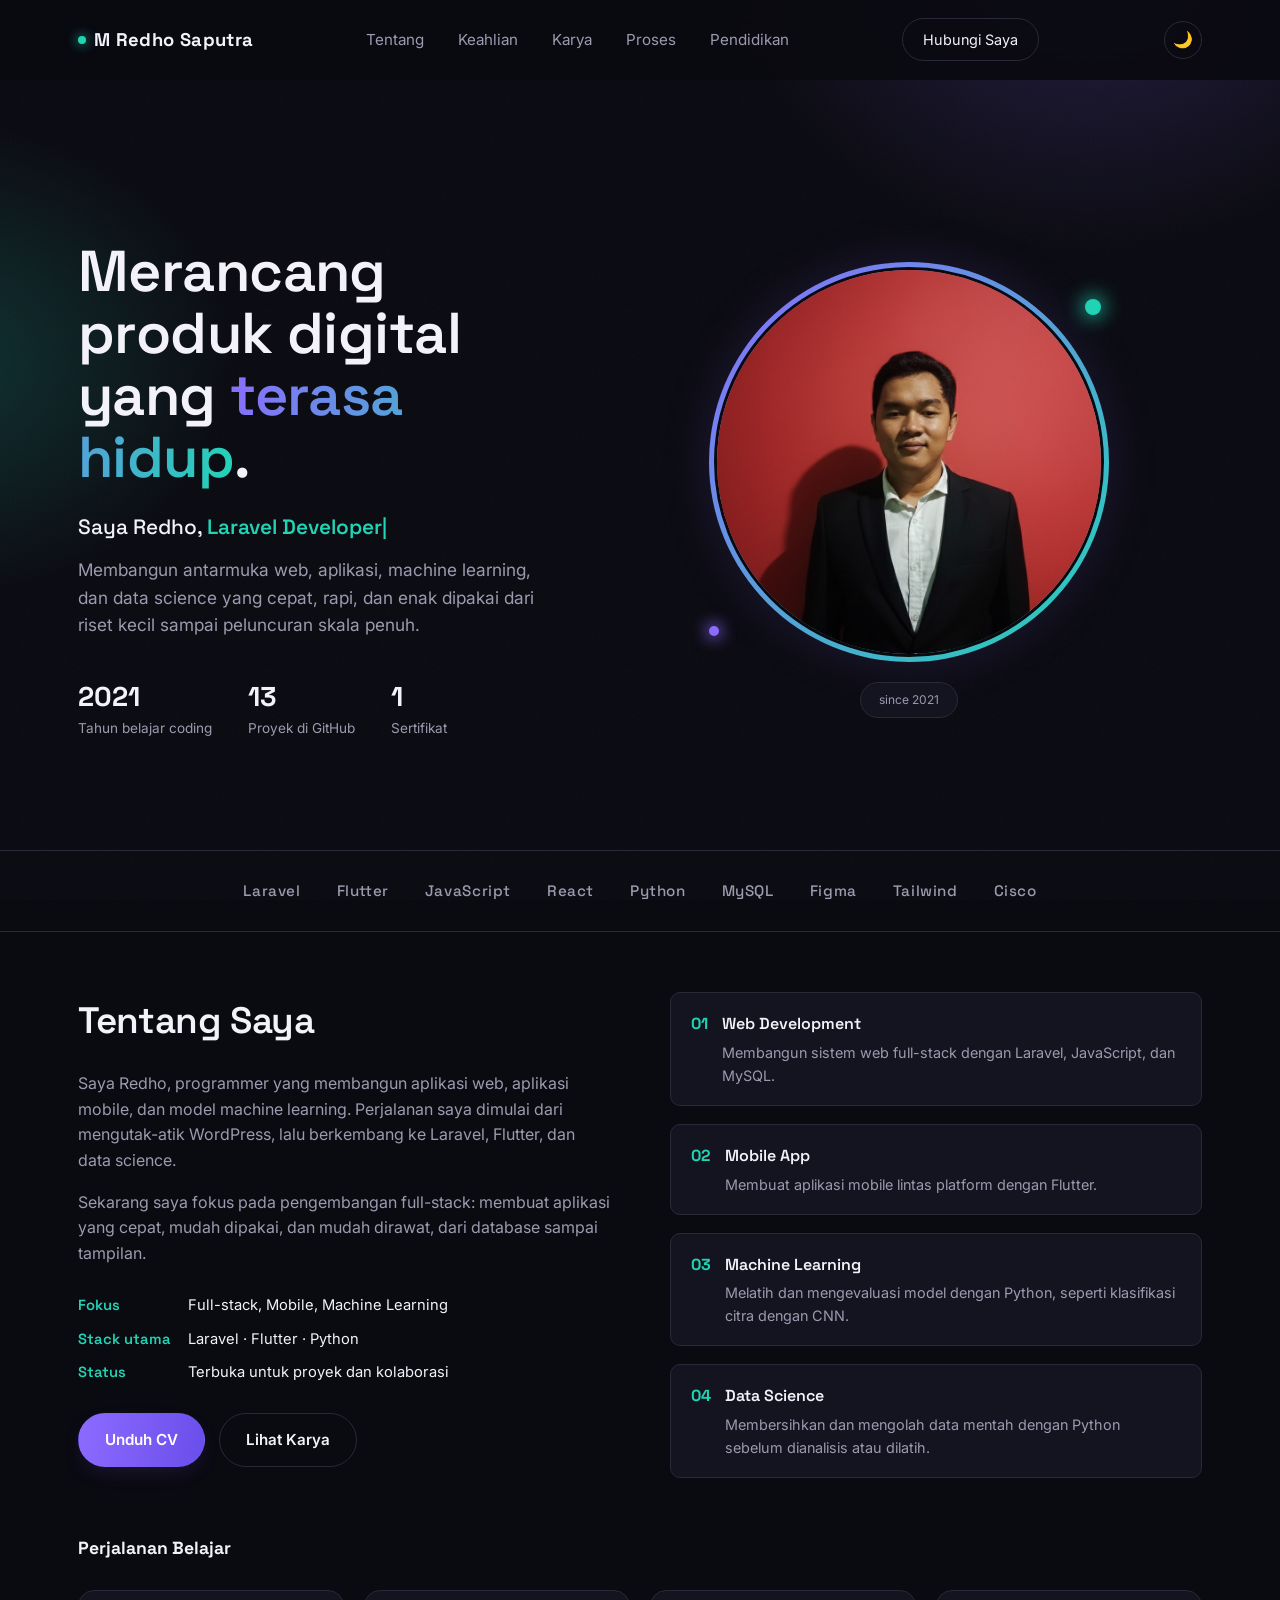
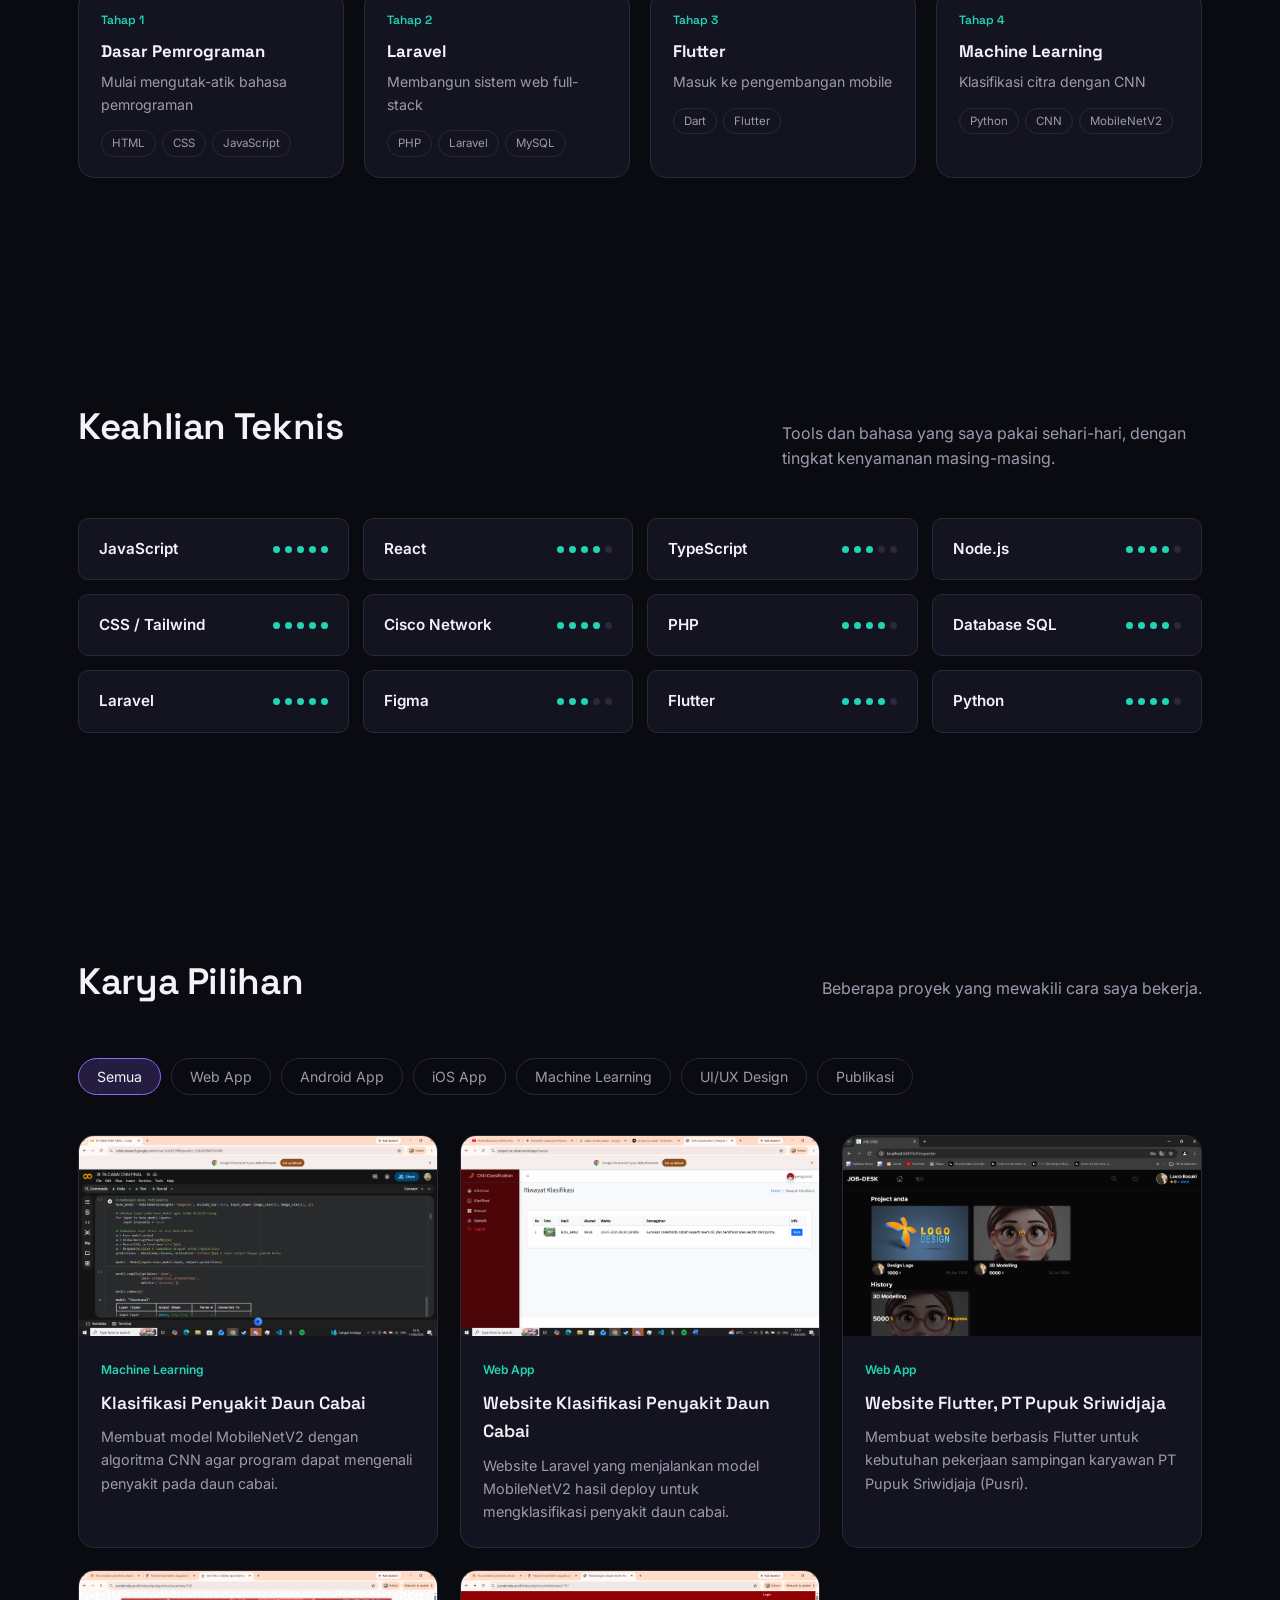
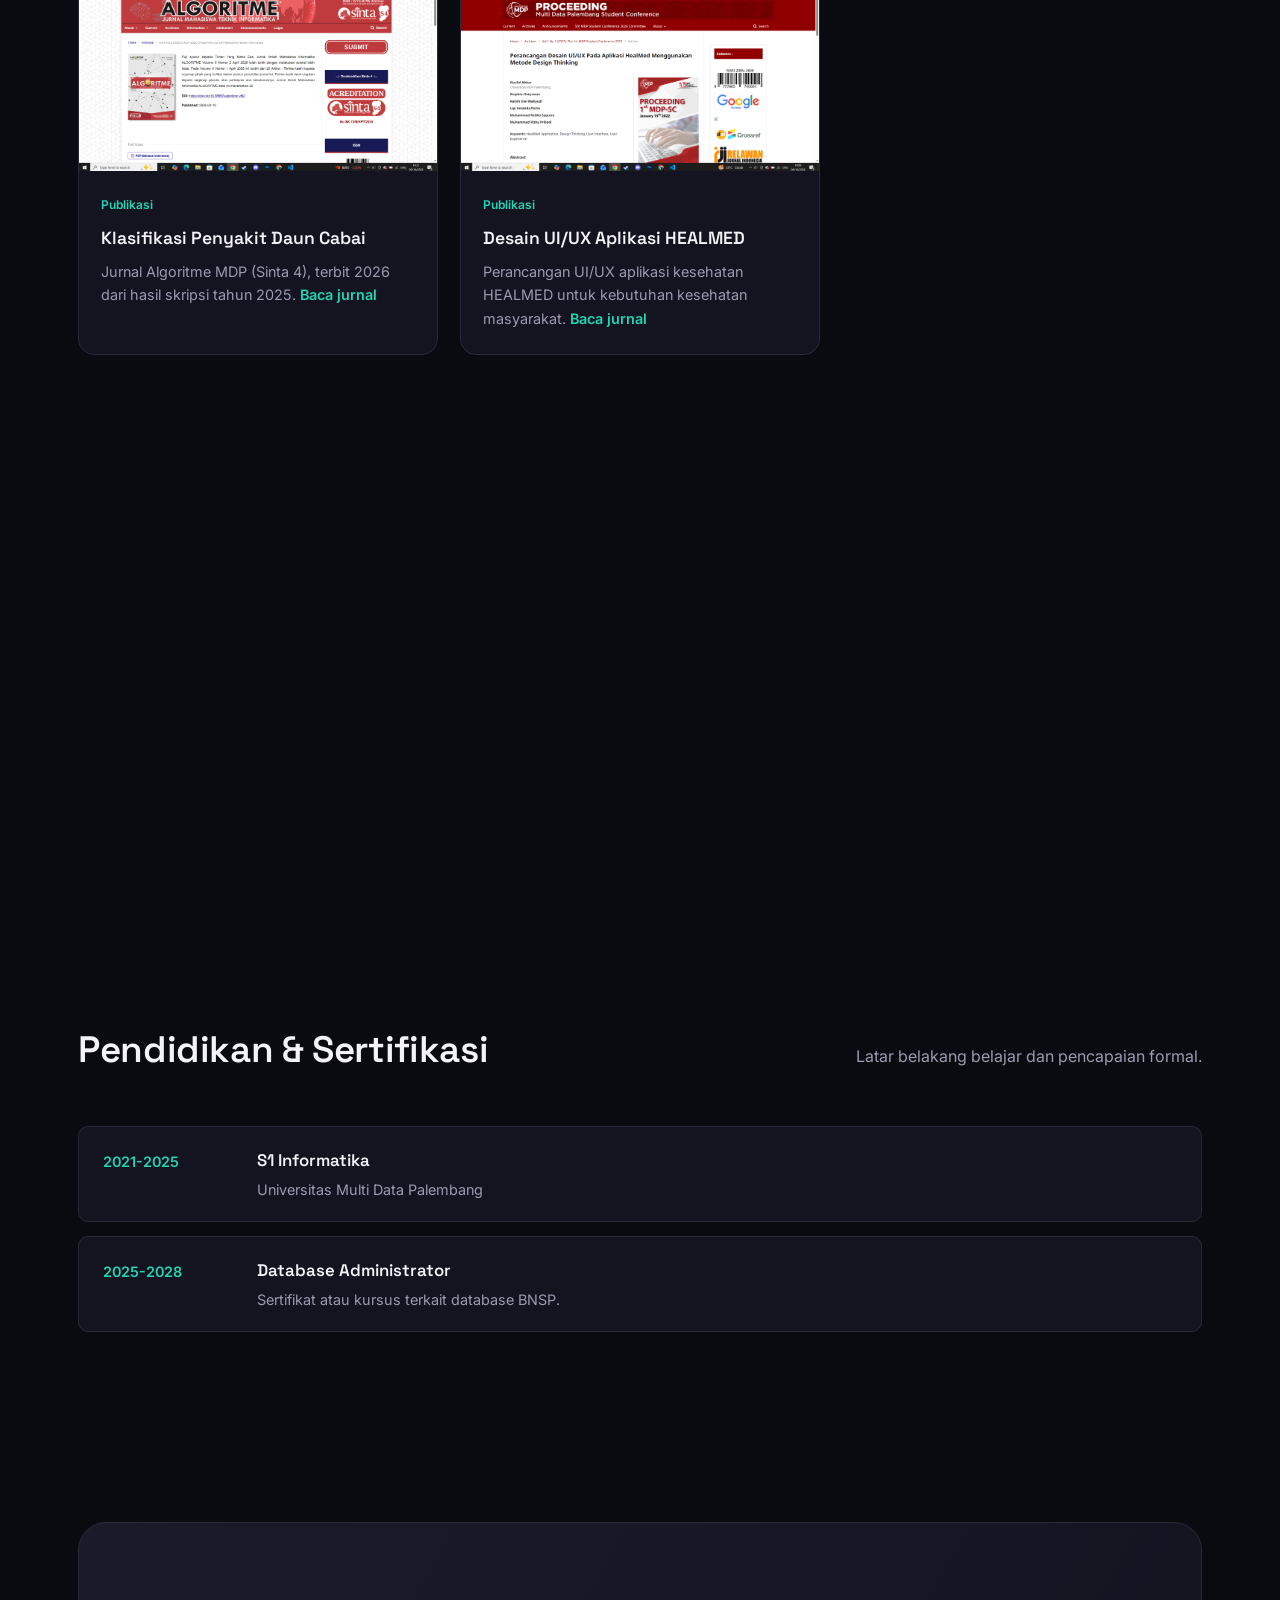
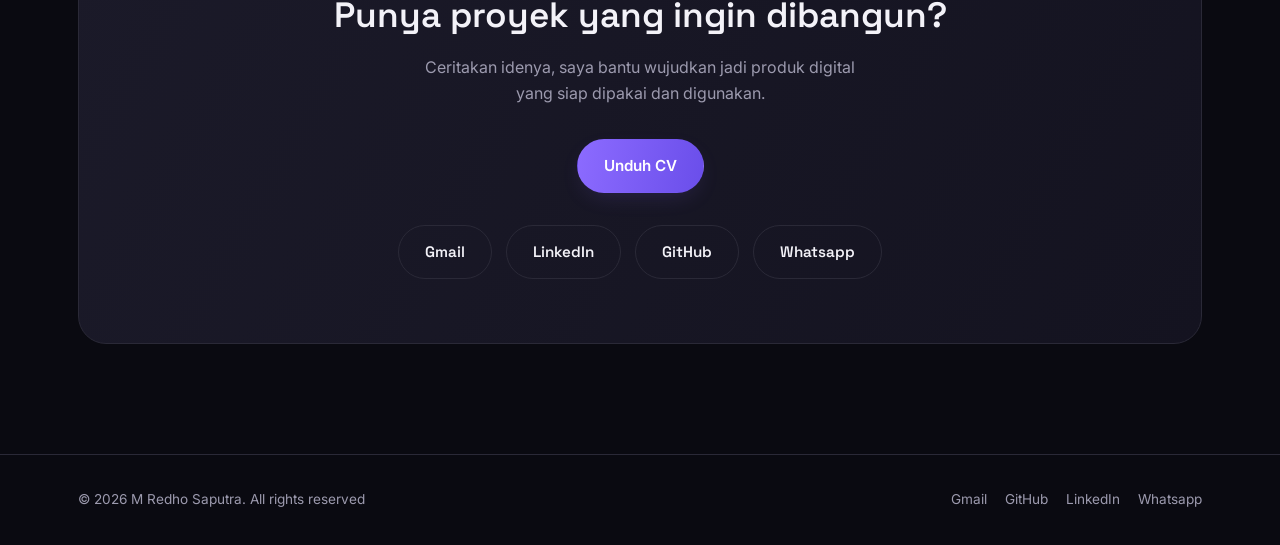
<file: index.html>
<!DOCTYPE html>
<html lang="id">
<head>
<meta charset="UTF-8">
<meta name="viewport" content="width=device-width, initial-scale=1, viewport-fit=cover">
<title>M Redho Saputra — Programmer</title>

<meta name="description" content="Portofolio M Redho Saputra, programmer yang membangun web app cepat dan rapi.">
<meta property="og:title" content="M Redho Saputra — Programmer">
<meta property="og:description" content="Lihat proyek dan keahlian teknis saya di sini.">
<meta property="og:type" content="website">

<link rel="icon" href="assets/CK_LOGO.png" type="image/png">
<link rel="preconnect" href="https://fonts.googleapis.com">
<link rel="preconnect" href="https://fonts.gstatic.com" crossorigin>
<link href="https://fonts.googleapis.com/css2?family=Space+Grotesk:wght@400;500;600;700&family=Inter:wght@400;500;600;700&display=swap" rel="stylesheet">
<link rel="stylesheet" href="style.css">
</head>
<body>

<div class="progress-bar" id="progressBar"></div>

<div class="field"></div>
<div class="grain"></div>

<header id="siteHeader">
  <nav>
    <a href="#top" class="brand"><span class="dot"></span> M Redho Saputra</a>
    <ul class="nav-links">
      <li><a href="#tentang">Tentang</a></li>
      <li><a href="#keahlian">Keahlian</a></li>
      <li><a href="#karya">Karya</a></li>
      <li><a href="#proses">Proses</a></li>
      <li><a href="#pendidikan">Pendidikan</a></li>
    </ul>
    <a href="#kontak" class="nav-cta desktop-only">Hubungi Saya</a>
    <button class="theme-toggle" id="themeToggle" aria-label="Ganti tema">🌙</button>
    <button class="burger" id="burgerBtn" aria-label="Buka menu"><span></span><span></span><span></span></button>
  </nav>
  <div class="mobile-menu" id="mobileMenu">
    <a href="#tentang">Tentang</a>
    <a href="#keahlian">Keahlian</a>
    <a href="#karya">Karya</a>
    <a href="#proses">Proses</a>
    <a href="#pendidikan">Pendidikan</a>
    <a href="#kontak">Hubungi Saya</a>
  </div>
</header>

<main id="top">

  <section class="hero">
    <div class="wrap">
      <div>
        <h1>Merancang produk digital yang <span class="grad">terasa hidup</span>.</h1>
        <p class="role-line">Saya Redho, <span class="typed" id="typed"></span><span class="caret">|</span></p>
          <p class="lead">Membangun antarmuka web, aplikasi, machine learning, dan data science
          yang cepat, rapi, dan enak dipakai dari riset kecil sampai peluncuran skala penuh.</p>

        <div class="hero-stats">
        <div><div class="stat-num" data-count="2021">0</div><div class="stat-label">Tahun belajar coding</div></div>
        <div><div class="stat-num" data-count="13">0</div><div class="stat-label">Proyek di GitHub</div></div>
        <div><div class="stat-num" data-count="1">0</div><div class="stat-label">Sertifikat</div></div>
        </div>
      </div>
<div class="hero-visual" id="heroVisual">
  <div class="avatar-stack">
    <div class="avatar-badge">
      <div class="avatar-slides" id="avatarSlides">
        <img src="assets/foto_pas.jpg" class="avatar-slide active" alt="Foto M Redho Saputra">
        <img src="assets/foto_pas2.jpg" class="avatar-slide" alt="Foto M Redho Saputra">
        <img src="assets/foto_pas3.jpg" class="avatar-slide" alt="Foto M Redho Saputra">
      </div>
    </div>
    <div class="since-badge">since 2021</div>
  </div>
</div>
  </section>

  <div class="tech-strip">
    <div class="wrap">
      <span>Laravel</span><span>Flutter</span><span>JavaScript</span><span>React</span>
      <span>Python</span><span>MySQL</span><span>Figma</span><span>Tailwind</span><span>Cisco</span>
    </div>  
  </div>

<section id="tentang">
  <div class="wrap about-grid">
    <div>
      <div class="kicker-row" style="margin-bottom:20px;"><h2>Tentang Saya</h2></div>
      <p>Saya Redho, programmer yang membangun aplikasi web, aplikasi mobile, dan model machine learning. Perjalanan saya dimulai dari mengutak-atik WordPress, lalu berkembang ke Laravel, Flutter, dan data science.</p>
      <p>Sekarang saya fokus pada pengembangan full-stack: membuat aplikasi yang cepat, mudah dipakai, dan mudah dirawat, dari database sampai tampilan.</p>
      <ul class="about-facts">
        <li><span>Fokus</span> Full-stack, Mobile, Machine Learning</li>
        <li><span>Stack utama</span> Laravel · Flutter · Python</li>
        <li><span>Status</span> Terbuka untuk proyek dan kolaborasi</li>
      </ul>
      <div class="about-actions">
        <a href="assets/CV_MuhammadRedhoSaputra.pdf" download class="btn btn-primary">Unduh CV</a>
        <a href="#karya" class="btn btn-ghost">Lihat Karya</a>
      </div>
    </div>

    <ul class="about-list">
      <li>
        <span class="mark">01</span>
        <div>
          <h3>Web Development</h3>
          <p>Membangun sistem web full-stack dengan Laravel, JavaScript, dan MySQL.</p>
        </div>
      </li>
      <li>
        <span class="mark">02</span>
        <div>
          <h3>Mobile App</h3>
          <p>Membuat aplikasi mobile lintas platform dengan Flutter.</p>
        </div>
      </li>
      <li>
        <span class="mark">03</span>
        <div>
          <h3>Machine Learning</h3>
          <p>Melatih dan mengevaluasi model dengan Python, seperti klasifikasi citra dengan CNN.</p>
        </div>
      </li>
      <li>
        <span class="mark">04</span>
        <div>
          <h3>Data Science</h3>
          <p>Membersihkan dan mengolah data mentah dengan Python sebelum dianalisis atau dilatih.</p>
        </div>
      </li>
    </ul>
  </div>

  <div class="wrap journey-wrap">
    <h3>Perjalanan Belajar</h3>
<ol class="journey">
  <li>
    <div class="j-card">
      <small class="j-step">Tahap 1</small>
      <b>Dasar Pemrograman</b>
      <span>Mulai mengutak-atik bahasa pemrograman</span>
      <div class="j-tags"><small>HTML</small><small>CSS</small><small>JavaScript</small></div>
    </div>
  </li>
  <li>
    <div class="j-card">
      <small class="j-step">Tahap 2</small>
      <b>Laravel</b>
      <span>Membangun sistem web full-stack</span>
      <div class="j-tags"><small>PHP</small><small>Laravel</small><small>MySQL</small></div>
    </div>
  </li>
  <li>
    <div class="j-card">
      <small class="j-step">Tahap 3</small>
      <b>Flutter</b>
      <span>Masuk ke pengembangan mobile</span>
      <div class="j-tags"><small>Dart</small><small>Flutter</small></div>
    </div>
  </li>
  <li>
    <div class="j-card">
      <small class="j-step">Tahap 4</small>
      <b>Machine Learning</b>
      <span>Klasifikasi citra dengan CNN</span>
      <div class="j-tags"><small>Python</small><small>CNN</small><small>MobileNetV2</small></div>
    </div>
  </li>
</ol>
  </div>
</section>

  <section id="keahlian">
    <div class="wrap">
      <div class="kicker-row">
        <h2>Keahlian Teknis</h2>
        <p>Tools dan bahasa yang saya pakai sehari-hari, dengan tingkat kenyamanan masing-masing.</p>
      </div>
      <div class="skill-grid">
        <div class="skill-card"><span class="skill-name">JavaScript</span><span class="dots" data-level="5"></span></div>
        <div class="skill-card"><span class="skill-name">React</span><span class="dots" data-level="4"></span></div>
        <div class="skill-card"><span class="skill-name">TypeScript</span><span class="dots" data-level="3"></span></div>
        <div class="skill-card"><span class="skill-name">Node.js</span><span class="dots" data-level="4"></span></div>
        <div class="skill-card"><span class="skill-name">CSS / Tailwind</span><span class="dots" data-level="5"></span></div>
        <div class="skill-card"><span class="skill-name">Cisco Network</span><span class="dots" data-level="4"></span></div>
        <div class="skill-card"><span class="skill-name">PHP</span><span class="dots" data-level="4"></span></div>
        <div class="skill-card"><span class="skill-name">Database SQL</span><span class="dots" data-level="4"></span></div>
        <div class="skill-card"><span class="skill-name">Laravel</span><span class="dots" data-level="5"></span></div>
        <div class="skill-card"><span class="skill-name">Figma</span><span class="dots" data-level="3"></span></div>
        <div class="skill-card"><span class="skill-name">Flutter</span><span class="dots" data-level="4"></span></div>
        <div class="skill-card"><span class="skill-name">Python</span><span class="dots" data-level="4"></span></div>
      </div>
    </div>
  </section>

  <section id="karya">
    <div class="wrap">
      <div class="kicker-row">
        <h2>Karya Pilihan</h2>
        <p>Beberapa proyek yang mewakili cara saya bekerja.</p>
      </div>

      <div class="filters" id="filters">
        <button class="filter-btn active" data-filter="all">Semua</button>
        <button class="filter-btn" data-filter="webapp">Web App</button>
        <button class="filter-btn" data-filter="android">Android App</button>
        <button class="filter-btn" data-filter="ios">iOS App</button>
        <button class="filter-btn" data-filter="ml">Machine Learning</button>
        <button class="filter-btn" data-filter="uiux">UI/UX Design</button>
        <button class="filter-btn" data-filter="jurnal">Publikasi</button>
      </div>

      <div class="work-grid" id="workGrid">

        <div class="work-card" data-cat="ml" data-href="project-cnn.html">
          <div class="work-thumb">
            <img src="assets/model_mobilenet.png" alt="Model MobileNetV2" loading="lazy" style="width:100%;height:100%;object-fit:cover;object-position:top;">
          </div>
          <div class="work-body">
            <span class="work-tag">Machine Learning</span>
            <h3>Klasifikasi Penyakit Daun Cabai</h3>
            <p>Membuat model MobileNetV2 dengan algoritma CNN agar program dapat mengenali penyakit pada daun cabai.</p>
          </div>
        </div>

        <div class="work-card" data-cat="webapp" data-href="project-cabai.html">
          <div class="work-thumb">
            <img src="assets/riwayatklasifikasi.png" alt="Website klasifikasi penyakit daun cabai" loading="lazy" style="width:100%;height:100%;object-fit:cover;object-position:top;">
          </div>
          <div class="work-body">
            <span class="work-tag">Web App</span>
            <h3>Website Klasifikasi Penyakit Daun Cabai</h3>
            <p>Website Laravel yang menjalankan model MobileNetV2 hasil deploy untuk mengklasifikasi penyakit daun cabai.</p>
          </div>
        </div>

        <div class="work-card" data-cat="webapp" data-href="project-pusri.html">
          <div class="work-thumb">
            <img src="assets/Part1.png" alt="Website Flutter PT Pupuk Sriwidjaja" loading="lazy" style="width:100%;height:100%;object-fit:cover;object-position:top;">
          </div>
          <div class="work-body">
            <span class="work-tag">Web App</span>
            <h3>Website Flutter, PT Pupuk Sriwidjaja</h3>
            <p>Membuat website berbasis Flutter untuk kebutuhan pekerjaan sampingan karyawan PT Pupuk Sriwidjaja (Pusri).</p>
          </div>
        </div>

        <div class="work-card" data-cat="jurnal">
          <div class="work-thumb">
            <img src="assets/ALGORITME.png" alt="Jurnal klasifikasi penyakit daun cabai" loading="lazy" style="width:100%;height:100%;object-fit:cover;object-position:top;">
          </div>
          <div class="work-body">
            <span class="work-tag">Publikasi</span>
            <h3>Klasifikasi Penyakit Daun Cabai</h3>
            <p>Jurnal Algoritme MDP (Sinta 4), terbit 2026 dari hasil skripsi tahun 2025. <a href="https://jurnal.mdp.ac.id/index.php/algoritme/article/view/13562" target="_blank" rel="noopener" style="color:var(--teal);font-weight:600;">Baca jurnal</a></p>
          </div>
        </div>

        <div class="work-card" data-cat="jurnal">
          <div class="work-thumb">
            <img src="assets/UIUX.png" alt="Perancangan UI/UX HEALMED" loading="lazy" style="width:100%;height:100%;object-fit:cover;object-position:top;">
          </div>
          <div class="work-body">
            <span class="work-tag">Publikasi</span>
            <h3>Desain UI/UX Aplikasi HEALMED</h3>
            <p>Perancangan UI/UX aplikasi kesehatan HEALMED untuk kebutuhan kesehatan masyarakat. <a href="https://jurnal.mdp.ac.id/index.php/msc/article/view/1757" target="_blank" rel="noopener" style="color:var(--teal);font-weight:600;">Baca jurnal</a></p>
          </div>
        </div>

      </div><!-- penutup work-grid -->
    </div><!-- penutup wrap -->
  </section>
  </section>

  <section id="proses">
    <div class="wrap">
      <div class="kicker-row"><h2>Cara Saya Bekerja</h2><p>Lima tahap yang saya lalui di setiap proyek, dari ide sampai rilis.</p></div>
      <div class="timeline">
        <div class="tl-step"><div class="tl-num">1</div><h3>Discovery</h3><p>Memahami tujuan, pengguna, dan batasan proyek.</p></div>
        <div class="tl-step"><div class="tl-num">2</div><h3>Desain</h3><p>Menyusun alur dan tampilan bersama tim desain.</p></div>
        <div class="tl-step"><div class="tl-num">3</div><h3>Pengembangan</h3><p>Menulis kode dengan iterasi dan review berkala.</p></div>
        <div class="tl-step"><div class="tl-num">4</div><h3>Pengujian</h3><p>Memastikan performa dan kompatibilitas lintas perangkat.</p></div>
        <div class="tl-step"><div class="tl-num">5</div><h3>Peluncuran</h3><p>Rilis, pemantauan, dan dukungan pasca-rilis.</p></div>
      </div>
    </div>
  </section>

  <section id="pendidikan">
    <div class="wrap">
      <div class="kicker-row"><h2>Pendidikan & Sertifikasi</h2><p>Latar belakang belajar dan pencapaian formal.</p></div>
      <div class="edu-list">
        <div class="edu-item"><span class="edu-year">2021-2025</span><div><h3>S1 Informatika</h3><p>Universitas Multi Data Palembang</p></div></div>
        <div class="edu-item"><span class="edu-year">2025-2028</span><div><h3>Database Administrator</h3><p>Sertifikat atau kursus terkait database BNSP.</p></div></div>
      </div>
    </div>
  </section>

  <section id="kontak">
    <div class="wrap">
      <div class="contact-panel">
        <div>
          <h2>Punya proyek yang ingin dibangun?</h2>
          <p>Ceritakan idenya, saya bantu wujudkan jadi produk digital yang siap dipakai dan digunakan.</p>
        </div>
        <div class="cv-wrap">
            <a href="assets/CV_MuhammadRedhoSaputra.pdf" download class="btn btn-primary">Unduh CV</a>
            </div>
        <div class="contact-links">
            <button type="button" class="btn btn-ghost" data-go="https://mail.google.com/mail/?view=cm&fs=1&to=mredhosaputra@alumni.mdp.ac.id">Gmail</button>
            <button type="button" class="btn btn-ghost" data-go="https://www.linkedin.com/in/muhammad-redho-saputra-1387a9394/">LinkedIn</button>
            <button type="button" class="btn btn-ghost" data-go="https://github.com/MuhammadRedhoSaputra">GitHub</button>
            <button type="button" class="btn btn-ghost" data-go="https://wa.me/6285357375397">Whatsapp</button>
        </div>
      </div>
    </div>
  </section>

</main>

<footer>
  <div class="wrap">
    <span>© 2026 M Redho Saputra. All rights reserved</span>
    <div class="socials">
  <div class="socials">
  <button type="button" class="foot-link" data-go="https://mail.google.com/mail/?view=cm&fs=1&to=mredhosaputra@alumni.mdp.ac.id">Gmail</button>
  <button type="button" class="foot-link" data-go="https://github.com/MuhammadRedhoSaputra">GitHub</button>
  <button type="button" class="foot-link" data-go="https://www.linkedin.com/in/muhammad-redho-saputra-1387a9394/">LinkedIn</button>
  <button type="button" class="foot-link" data-go="https://wa.me/6285357375397">Whatsapp</button>
  </div>
    </div>
  </div>
</footer>

<button id="backToTop" class="back-to-top" aria-label="Kembali ke atas">↑</button>
<script src="script.js"></script>
</body>
</html>
</file>
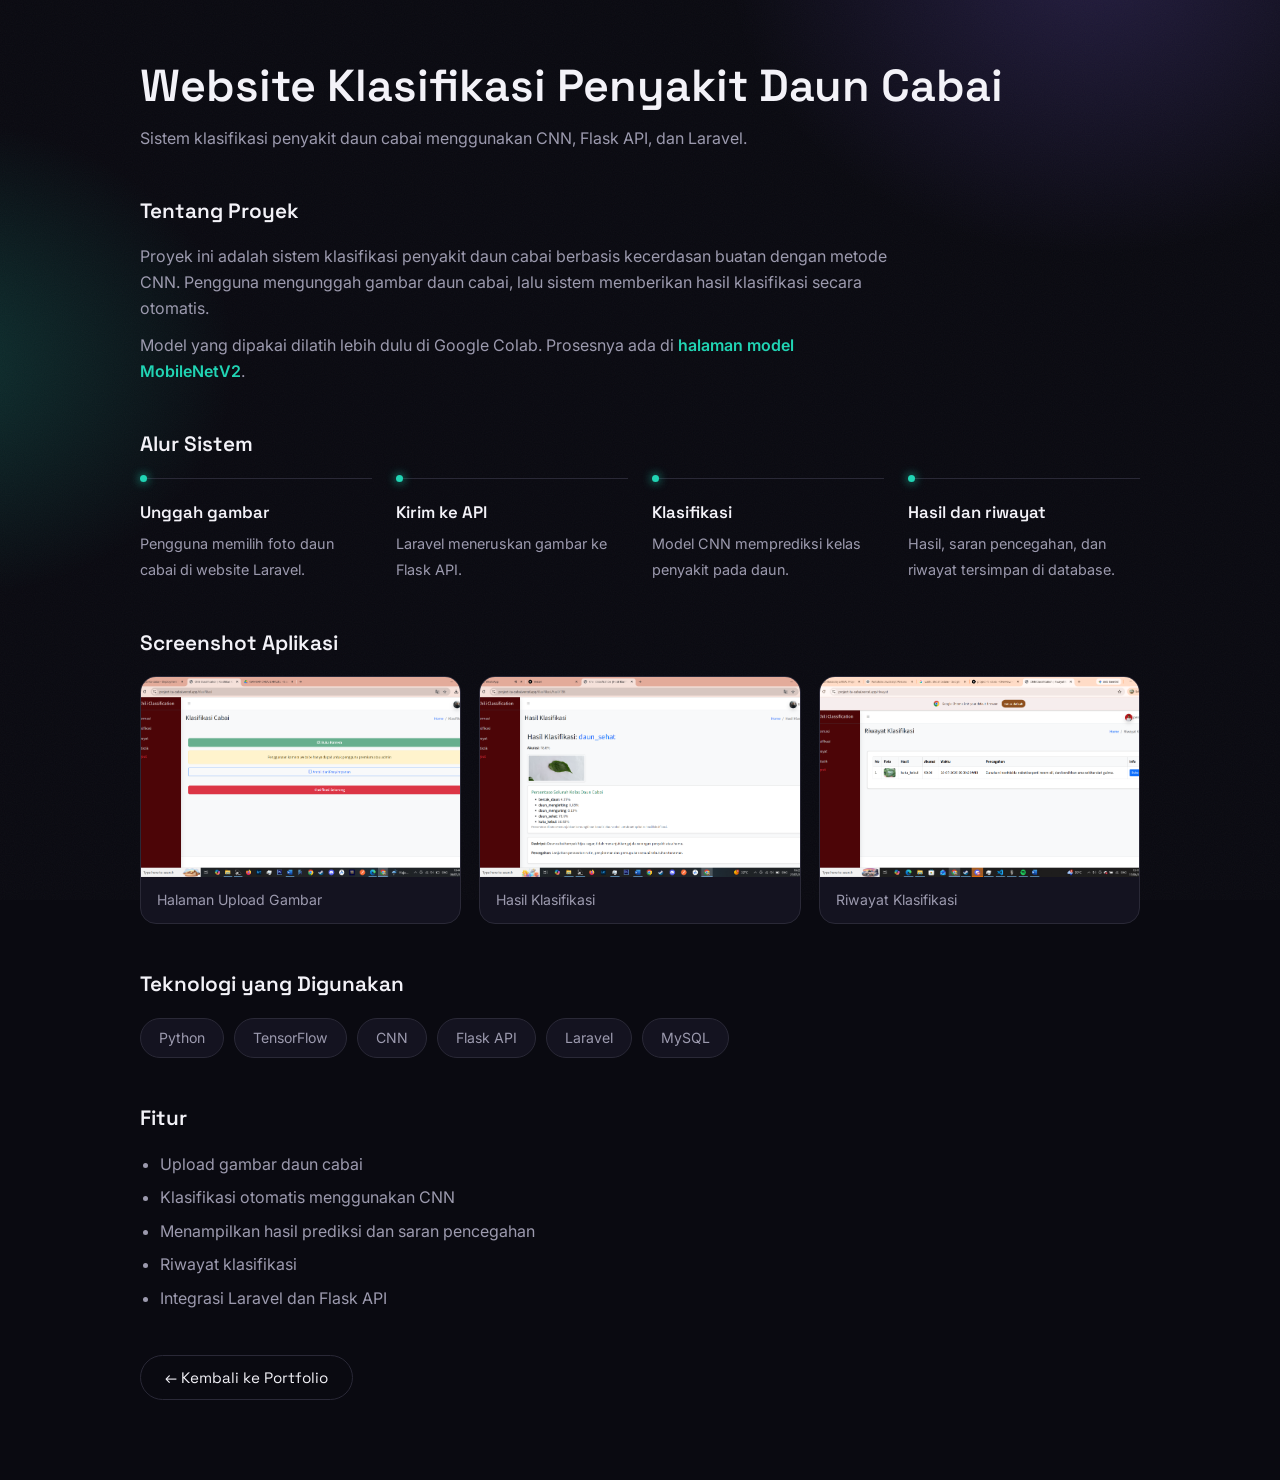
<file: project-cabai.html>
<!DOCTYPE html>
<html lang="id">
<head>
  <meta charset="UTF-8">
  <meta name="viewport" content="width=device-width, initial-scale=1.0">
  <title>Website Klasifikasi Penyakit Daun Cabai</title>
  <link href="https://fonts.googleapis.com/css2?family=Space+Grotesk:wght@400;500;600;700&family=Inter:wght@400;500;600;700&display=swap" rel="stylesheet">
  <link rel="stylesheet" href="style.css">
  <style>
    /* tambahan: alur sistem */
    .pd-steps{list-style:none; margin:0; padding:0; display:grid; grid-template-columns:repeat(auto-fit,minmax(200px,1fr)); gap:0 24px;}
    .pd-steps li{position:relative; border-top:1px solid var(--line); padding:20px 0 0;}
    .pd-steps li::before{content:""; position:absolute; top:-4px; left:0; width:7px; height:7px; border-radius:50%; background:var(--teal); box-shadow:0 0 10px var(--teal);}
    .pd-steps b{display:block; font-family:'Space Grotesk',sans-serif; font-size:1.05rem; font-weight:600; margin-bottom:6px;}
    .pd-steps span{color:var(--text-muted); font-size:.9rem;}

    /* tambahan: proyek sebelumnya / berikutnya */
    .pd-next{display:flex; justify-content:space-between; gap:20px; flex-wrap:wrap; margin-top:56px; padding-top:28px; border-top:1px solid var(--line);}
    .pd-next a{display:block;}
    .pd-next small{display:block; color:var(--text-muted); font-size:.82rem; margin-bottom:4px;}
    .pd-next strong{font-family:'Space Grotesk',sans-serif; font-size:1.1rem; font-weight:600; transition:color .2s;}
    .pd-next a:hover strong{color:var(--teal);}
    .pd-next a:last-child{text-align:right;}
  </style>
</head>
<body class="project-page">
  <div class="field"></div>
  <div class="grain"></div>

  <div class="project-detail">
    <h1>Website Klasifikasi Penyakit Daun Cabai</h1>
    <p class="project-subtitle">Sistem klasifikasi penyakit daun cabai menggunakan CNN, Flask API, dan Laravel.</p>

    <section class="project-section">
      <h2>Tentang Proyek</h2>
      <p>Proyek ini adalah sistem klasifikasi penyakit daun cabai berbasis kecerdasan buatan dengan metode CNN. Pengguna mengunggah gambar daun cabai, lalu sistem memberikan hasil klasifikasi secara otomatis.</p>
      <p>Model yang dipakai dilatih lebih dulu di Google Colab. Prosesnya ada di <a href="project-cnn.html" style="color:var(--teal);font-weight:600;">halaman model MobileNetV2</a>.</p>
    </section>

    <section class="project-section">
      <h2>Alur Sistem</h2>
      <ol class="pd-steps">
        <li><b>Unggah gambar</b><span>Pengguna memilih foto daun cabai di website Laravel.</span></li>
        <li><b>Kirim ke API</b><span>Laravel meneruskan gambar ke Flask API.</span></li>
        <li><b>Klasifikasi</b><span>Model CNN memprediksi kelas penyakit pada daun.</span></li>
        <li><b>Hasil dan riwayat</b><span>Hasil, saran pencegahan, dan riwayat tersimpan di database.</span></li>
      </ol>
    </section>

    <section class="project-section">
      <h2>Screenshot Aplikasi</h2>
      <div class="gallery">
        <div>
          <img src="assets/Klasifikasi.png" alt="Halaman Klasifikasi" onclick="openImage(this.src)">
          <p>Halaman Upload Gambar</p>
        </div>
        <div>
          <img src="assets/hasilklasifikasi.png" alt="Hasil Klasifikasi" onclick="openImage(this.src)">
          <p>Hasil Klasifikasi</p>
        </div>
        <div>
          <img src="assets/riwayatklasifikasi.png" alt="Riwayat Klasifikasi" onclick="openImage(this.src)">
          <p>Riwayat Klasifikasi</p>
        </div>
      </div>
    </section>

    <section class="project-section">
      <h2>Teknologi yang Digunakan</h2>
      <div class="tech-container">
        <div class="tech-card">Python</div>
        <div class="tech-card">TensorFlow</div>
        <div class="tech-card">CNN</div>
        <div class="tech-card">Flask API</div>
        <div class="tech-card">Laravel</div>
        <div class="tech-card">MySQL</div>
      </div>
    </section>

    <section class="project-section">
      <h2>Fitur</h2>
      <ul class="feature-list">
        <li>Upload gambar daun cabai</li>
        <li>Klasifikasi otomatis menggunakan CNN</li>
        <li>Menampilkan hasil prediksi dan saran pencegahan</li>
        <li>Riwayat klasifikasi</li>
        <li>Integrasi Laravel dan Flask API</li>
      </ul>
    </section>

    <div class="button-group">
      <button onclick="window.location.href='index.html#karya'">← Kembali ke Portfolio</button>
    </div>

  </div>

  <div id="lightbox" class="lightbox" onclick="if(event.target===this)closeImage()">
    <span class="close-btn" onclick="closeImage()">&times;</span>
    <img id="lightbox-img" alt="">
  </div>

  <script>
    const t = localStorage.getItem('theme');
    if (t) document.documentElement.setAttribute('data-theme', t);
    function openImage(src){
      document.getElementById('lightbox-img').src = src;
      document.getElementById('lightbox').style.display = 'flex';
    }
    function closeImage(){ document.getElementById('lightbox').style.display = 'none'; }
    document.addEventListener('keydown', e => { if (e.key === 'Escape') closeImage(); });
  </script>
</body>
</html>
</file>
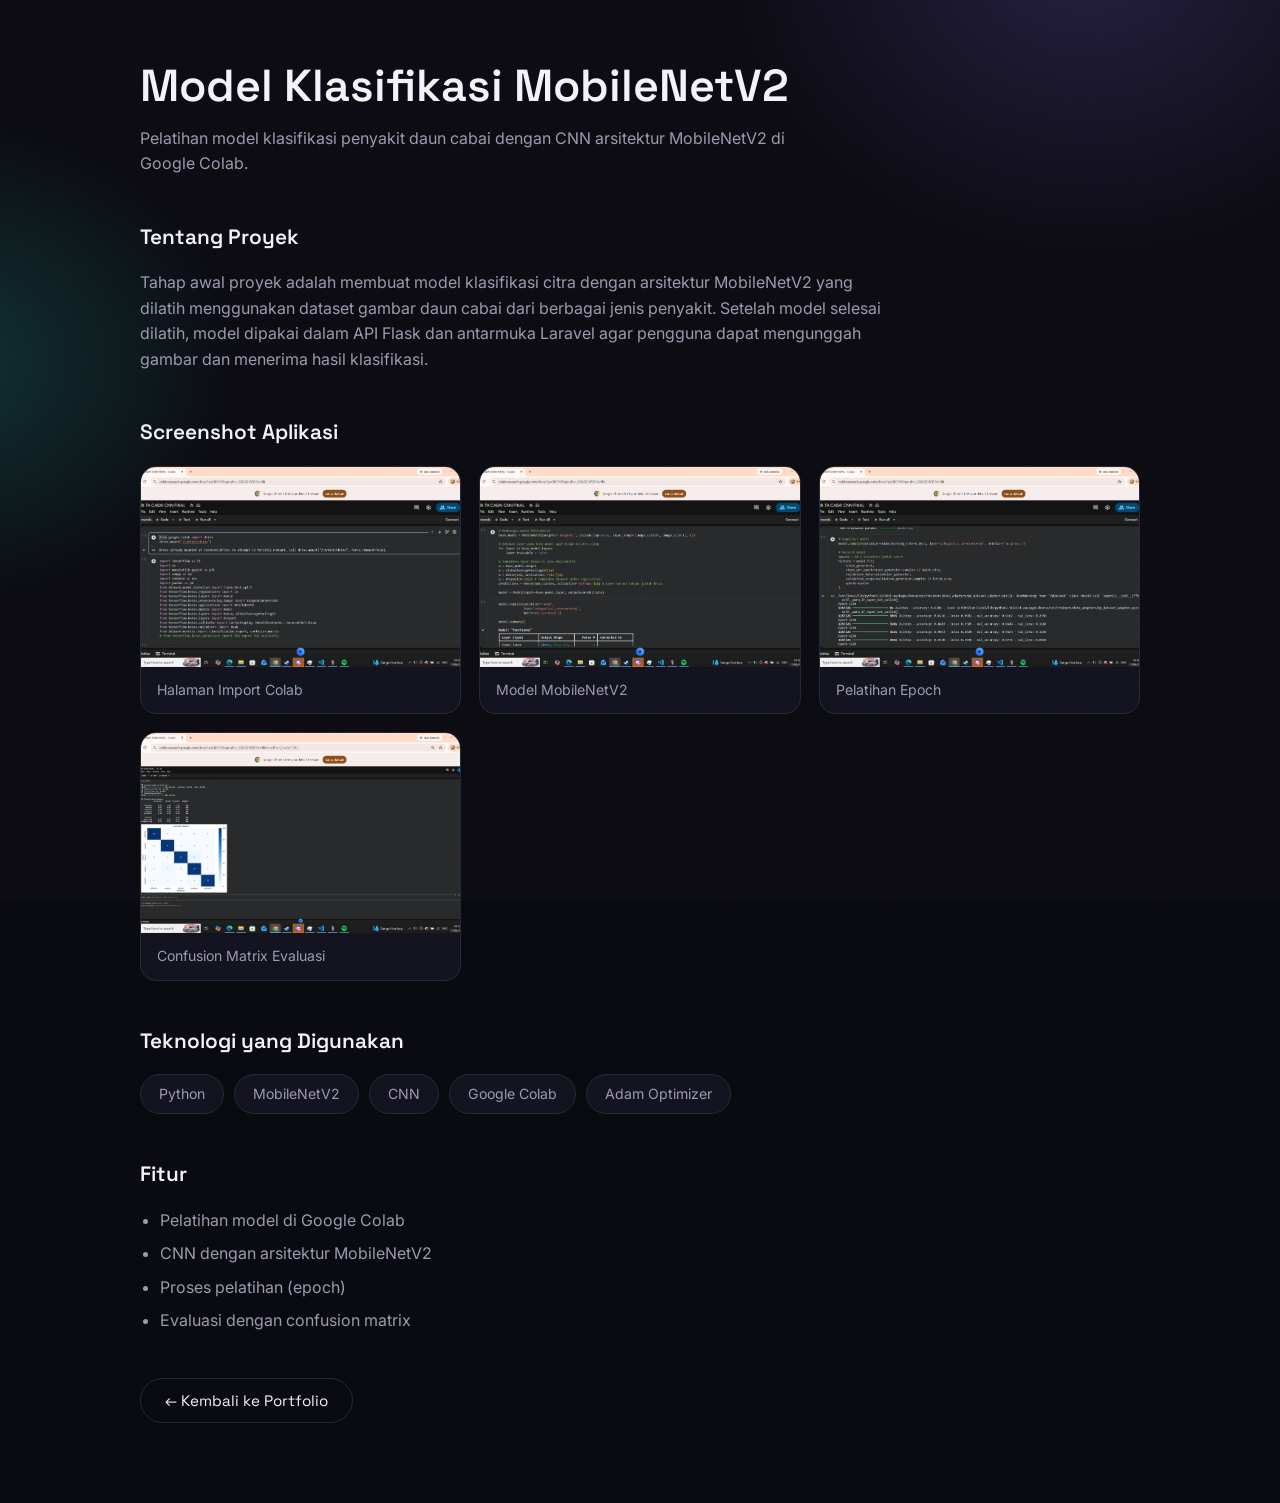
<file: project-cnn.html>
<!DOCTYPE html>
<html lang="id">
<head>
  <meta charset="UTF-8">
  <meta name="viewport" content="width=device-width, initial-scale=1.0">
  <title>Model Klasifikasi MobileNetV2</title>
  <link href="https://fonts.googleapis.com/css2?family=Space+Grotesk:wght@400;500;600;700&family=Inter:wght@400;500;600;700&display=swap" rel="stylesheet">
  <link rel="stylesheet" href="style.css">
</head>
<body class="project-page">
  <div class="field"></div>
  <div class="grain"></div>

  <div class="project-detail">
    <h1>Model Klasifikasi MobileNetV2</h1>
    <p class="project-subtitle">Pelatihan model klasifikasi penyakit daun cabai dengan CNN arsitektur MobileNetV2 di Google Colab.</p>

    <section class="project-section">
      <h2>Tentang Proyek</h2>
      <p>Tahap awal proyek adalah membuat model klasifikasi citra dengan arsitektur MobileNetV2 yang dilatih menggunakan dataset gambar daun cabai dari berbagai jenis penyakit. Setelah model selesai dilatih, model dipakai dalam API Flask dan antarmuka Laravel agar pengguna dapat mengunggah gambar dan menerima hasil klasifikasi.</p>
    </section>

    <section class="project-section">
      <h2>Screenshot Aplikasi</h2>
      <div class="gallery">
        <div>
          <img src="assets/awal.png" alt="Halaman Awal Colab" onclick="openImage(this.src)">
          <p>Halaman Import Colab</p>
        </div>
        <div>
          <img src="assets/model_mobilenet.png" alt="Model MobileNetV2" onclick="openImage(this.src)">
          <p>Model MobileNetV2</p>
        </div>
        <div>
          <img src="assets/epoch.png" alt="Pelatihan Epoch" onclick="openImage(this.src)">
          <p>Pelatihan Epoch</p>
        </div>
        <div>
          <img src="assets/Matrixs.png" alt="Confusion Matrix" onclick="openImage(this.src)">
          <p>Confusion Matrix Evaluasi</p>
        </div>
      </div>
    </section>

    <section class="project-section">
      <h2>Teknologi yang Digunakan</h2>
      <div class="tech-container">
        <div class="tech-card">Python</div>
        <div class="tech-card">MobileNetV2</div>
        <div class="tech-card">CNN</div>
        <div class="tech-card">Google Colab</div>
        <div class="tech-card">Adam Optimizer</div>
      </div>
    </section>

    <section class="project-section">
      <h2>Fitur</h2>
      <ul class="feature-list">
        <li>Pelatihan model di Google Colab</li>
        <li>CNN dengan arsitektur MobileNetV2</li>
        <li>Proses pelatihan (epoch)</li>
        <li>Evaluasi dengan confusion matrix</li>
      </ul>
    </section>

    <div class="button-group">
      <button onclick="window.location.href='index.html#karya'">← Kembali ke Portfolio</button>
    </div>
  </div>

  <div id="lightbox" class="lightbox" onclick="if(event.target===this)closeImage()">
    <span class="close-btn" onclick="closeImage()">&times;</span>
    <img id="lightbox-img" alt="">
  </div>

  <script>
    const t = localStorage.getItem('theme');
    if (t) document.documentElement.setAttribute('data-theme', t);
    function openImage(src){
      document.getElementById('lightbox-img').src = src;
      document.getElementById('lightbox').style.display = 'flex';
    }
    function closeImage(){ document.getElementById('lightbox').style.display = 'none'; }
  </script>
</body>
</html>
</file>
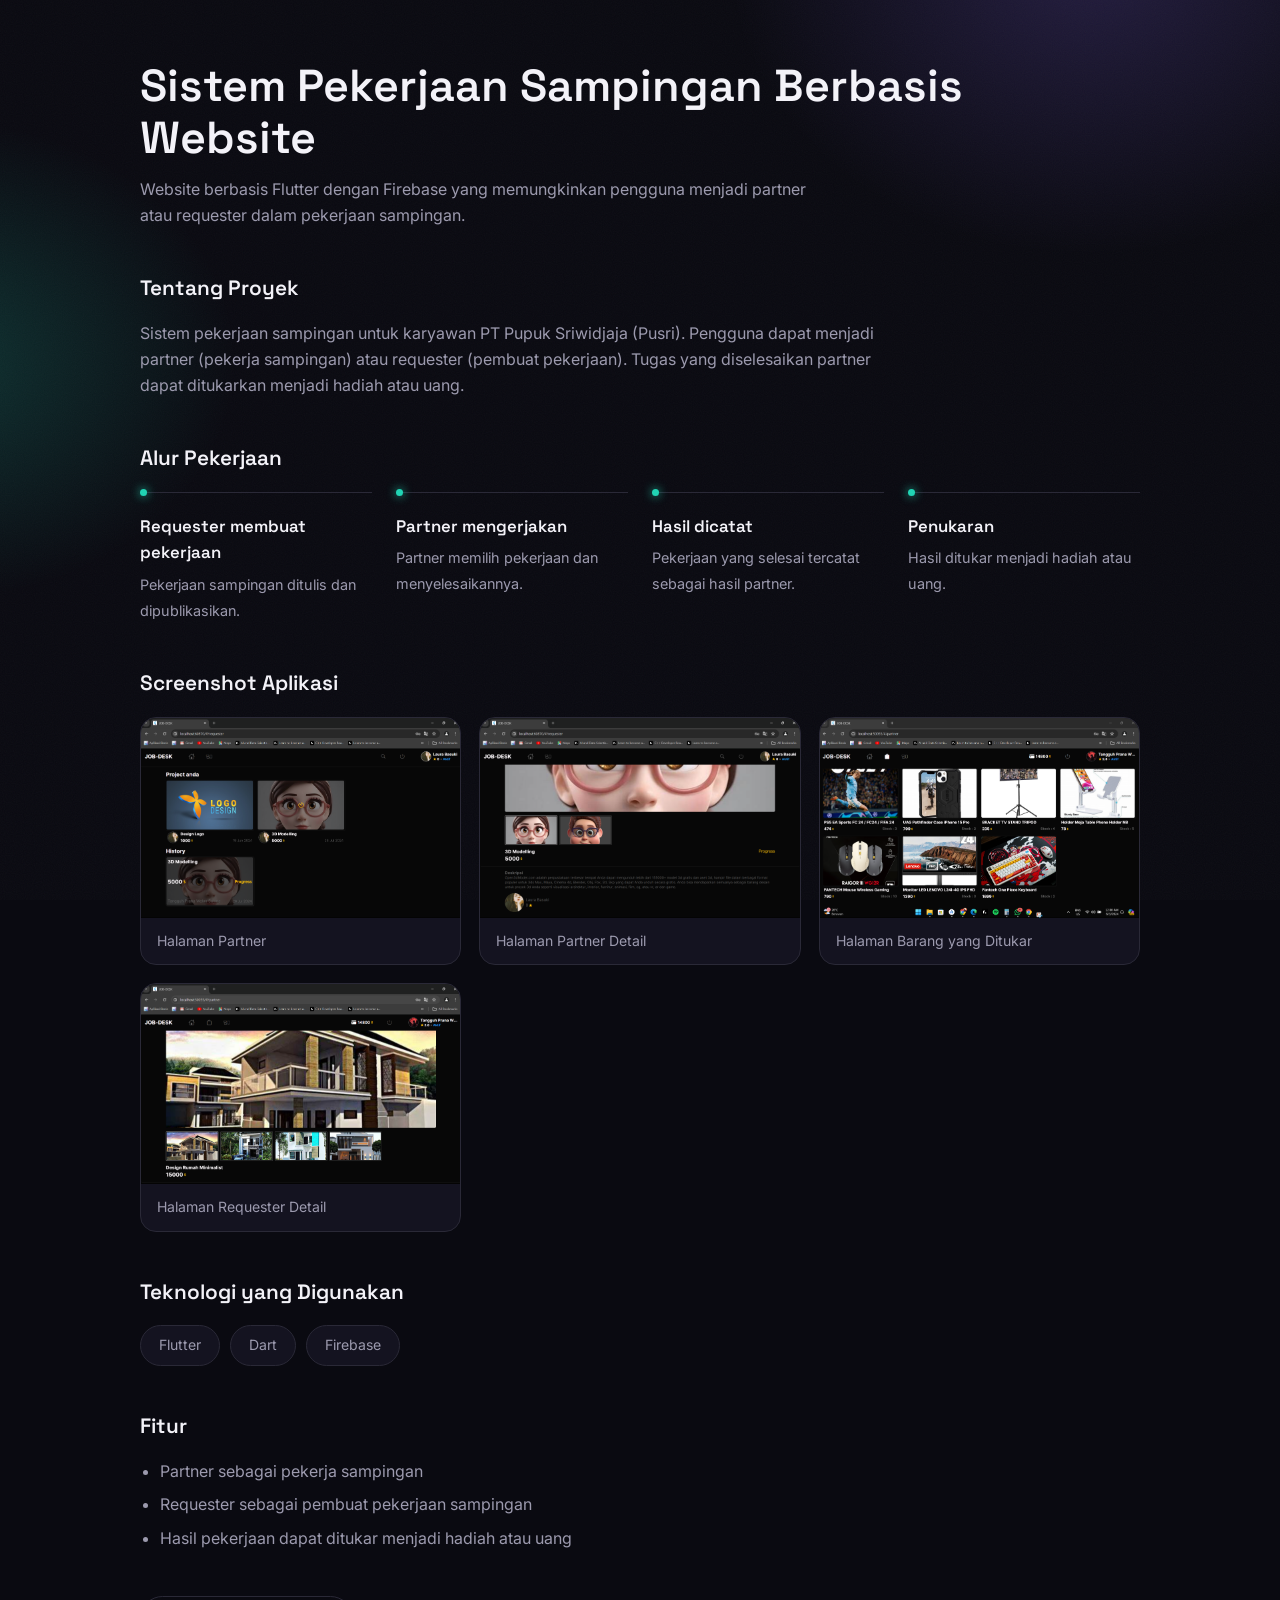
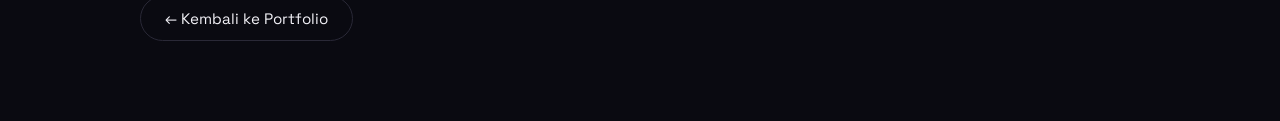
<file: project-pusri.html>
<!DOCTYPE html>
<html lang="id">
<head>
  <meta charset="UTF-8">
  <meta name="viewport" content="width=device-width, initial-scale=1.0">
  <title>Sistem Pekerjaan Sampingan Berbasis Website</title>
  <link href="https://fonts.googleapis.com/css2?family=Space+Grotesk:wght@400;500;600;700&family=Inter:wght@400;500;600;700&display=swap" rel="stylesheet">
  <link rel="stylesheet" href="style.css">
  <style>
    /* tambahan: alur pekerjaan */
    .pd-steps{list-style:none; margin:0; padding:0; display:grid; grid-template-columns:repeat(auto-fit,minmax(200px,1fr)); gap:0 24px;}
    .pd-steps li{position:relative; border-top:1px solid var(--line); padding:20px 0 0;}
    .pd-steps li::before{content:""; position:absolute; top:-4px; left:0; width:7px; height:7px; border-radius:50%; background:var(--teal); box-shadow:0 0 10px var(--teal);}
    .pd-steps b{display:block; font-family:'Space Grotesk',sans-serif; font-size:1.05rem; font-weight:600; margin-bottom:6px;}
    .pd-steps span{color:var(--text-muted); font-size:.9rem;}

    /* tambahan: proyek sebelumnya / berikutnya */
    .pd-next{display:flex; justify-content:space-between; gap:20px; flex-wrap:wrap; margin-top:56px; padding-top:28px; border-top:1px solid var(--line);}
    .pd-next a{display:block;}
    .pd-next small{display:block; color:var(--text-muted); font-size:.82rem; margin-bottom:4px;}
    .pd-next strong{font-family:'Space Grotesk',sans-serif; font-size:1.1rem; font-weight:600; transition:color .2s;}
    .pd-next a:hover strong{color:var(--teal);}
    .pd-next a:last-child{text-align:right;}
  </style>
</head>
<body class="project-page">
  <div class="field"></div>
  <div class="grain"></div>

  <div class="project-detail">
    <h1>Sistem Pekerjaan Sampingan Berbasis Website</h1>
    <p class="project-subtitle">Website berbasis Flutter dengan Firebase yang memungkinkan pengguna menjadi partner atau requester dalam pekerjaan sampingan.</p>

    <section class="project-section">
      <h2>Tentang Proyek</h2>
      <p>Sistem pekerjaan sampingan untuk karyawan PT Pupuk Sriwidjaja (Pusri). Pengguna dapat menjadi partner (pekerja sampingan) atau requester (pembuat pekerjaan). Tugas yang diselesaikan partner dapat ditukarkan menjadi hadiah atau uang.</p>
    </section>

    <section class="project-section">
      <h2>Alur Pekerjaan</h2>
      <ol class="pd-steps">
        <li><b>Requester membuat pekerjaan</b><span>Pekerjaan sampingan ditulis dan dipublikasikan.</span></li>
        <li><b>Partner mengerjakan</b><span>Partner memilih pekerjaan dan menyelesaikannya.</span></li>
        <li><b>Hasil dicatat</b><span>Pekerjaan yang selesai tercatat sebagai hasil partner.</span></li>
        <li><b>Penukaran</b><span>Hasil ditukar menjadi hadiah atau uang.</span></li>
      </ol>
    </section>

    <section class="project-section">
      <h2>Screenshot Aplikasi</h2>
      <div class="gallery">
        <div>
          <img src="assets/Part1.png" alt="Halaman Partner" onclick="openImage(this.src)">
          <p>Halaman Partner</p>
        </div>
        <div>
          <img src="assets/Part2.png" alt="Halaman Partner Detail" onclick="openImage(this.src)">
          <p>Halaman Partner Detail</p>
        </div>
        <div>
          <img src="assets/Req1.png" alt="Halaman barang yang ditukar" onclick="openImage(this.src)">
          <p>Halaman Barang yang Ditukar</p>
        </div>
        <div>
          <img src="assets/Req2.png" alt="Halaman Requester Detail" onclick="openImage(this.src)">
          <p>Halaman Requester Detail</p>
        </div>
      </div>
    </section>

    <section class="project-section">
      <h2>Teknologi yang Digunakan</h2>
      <div class="tech-container">
        <div class="tech-card">Flutter</div>
        <div class="tech-card">Dart</div>
        <div class="tech-card">Firebase</div>
      </div>
    </section>

    <section class="project-section">
      <h2>Fitur</h2>
      <ul class="feature-list">
        <li>Partner sebagai pekerja sampingan</li>
        <li>Requester sebagai pembuat pekerjaan sampingan</li>
        <li>Hasil pekerjaan dapat ditukar menjadi hadiah atau uang</li>
      </ul>
    </section>

    <div class="button-group">
      <button onclick="window.location.href='index.html#karya'">← Kembali ke Portfolio</button>
    </div>
    
  </div>

  <div id="lightbox" class="lightbox" onclick="if(event.target===this)closeImage()">
    <span class="close-btn" onclick="closeImage()">&times;</span>
    <img id="lightbox-img" alt="">
  </div>

  <script>
    const t = localStorage.getItem('theme');
    if (t) document.documentElement.setAttribute('data-theme', t);
    function openImage(src){
      document.getElementById('lightbox-img').src = src;
      document.getElementById('lightbox').style.display = 'flex';
    }
    function closeImage(){ document.getElementById('lightbox').style.display = 'none'; }
    document.addEventListener('keydown', e => { if (e.key === 'Escape') closeImage(); });
  </script>
</body>
</html>
</file>
<file: style.css>
:root{
  --bg:#0A0A11;
  --bg-panel:#141320;
  --bg-panel-alt:#1B1A29;
  --line:#2A2937;
  --text:#F3F2F8;
  --text-muted:#9C9AAE;
  --violet:#8C6BFF;
  --violet-dim:#8C6BFF33;
  --teal:#21D4B4;
  --teal-dim:#21D4B433;
  --header-bg:rgba(10,10,17,.92);
  --radius-sm:10px;
  --radius-md:16px;
  --radius-lg:28px;
  box-sizing:border-box;
  padding-top:env(safe-area-inset-top,0px);
  padding-bottom:env(safe-area-inset-bottom,0px);
}
@media (prefers-color-scheme: dark){ :root:not([data-theme="light"]){ color-scheme: dark; } }
:root[data-theme="dark"]{ color-scheme: dark; }

:root[data-theme="light"]{
  --bg:#F7F6FB;
  --bg-panel:#FFFFFF;
  --bg-panel-alt:#F0EFF7;
  --line:#E2E0EC;
  --text:#16151F;
  --text-muted:#5C5A6E;
  --header-bg:rgba(247,246,251,.94);
}

*{box-sizing:border-box;}
html{scroll-behavior:smooth; scroll-padding-top:env(safe-area-inset-top,0px);}
body{
  margin:0;
  background:var(--bg);
  color:var(--text);
  font-family:'Inter',sans-serif;
  line-height:1.6;
  -webkit-font-smoothing:antialiased;
  overflow-x:hidden;
  transition:background .3s ease, color .3s ease;
}
h1,h2,h3,.brand,.stat-num,.nav a,button{font-family:'Space Grotesk',sans-serif;}
a{color:inherit;text-decoration:none;}
img{max-width:100%;display:block;}
.wrap{max-width:1180px;margin:0 auto;padding:0 28px;}
section{padding:110px 0;}
@media (max-width:700px){ section{padding:72px 0;} }

/* background texture */
.field{
  position:fixed; inset:0; z-index:-2; background:var(--bg);
  transition:background .3s ease;
}
.field::before{
  content:"";
  position:absolute; inset:0;
  background:
    radial-gradient(600px 500px at 85% -5%, var(--violet-dim), transparent 60%),
    radial-gradient(500px 400px at -5% 40%, var(--teal-dim), transparent 60%);
  transition:opacity .3s ease;
}
:root[data-theme="light"] .field::before{opacity:.5;}
.grain{
  position:fixed; inset:0; z-index:-1; pointer-events:none; opacity:.035;
  background-image:url("data:image/svg+xml,%3Csvg xmlns='http://www.w3.org/2000/svg' width='90' height='90'%3E%3Cfilter id='n'%3E%3CfeTurbulence type='fractalNoise' baseFrequency='0.9' numOctaves='2' stitchTiles='stitch'/%3E%3C/filter%3E%3Crect width='100%25' height='100%25' filter='url(%23n)'/%3E%3C/svg%3E");
}

/* nav */
header{
  position:fixed; top:0; left:0; right:0; z-index:50;
  padding-top:env(safe-area-inset-top,0px);
  background:var(--header-bg);
  -webkit-backdrop-filter:blur(14px);
  backdrop-filter:blur(14px);
  border-bottom:1px solid transparent;
  transition:border-color .3s, background .3s;
}
header.scrolled{border-color:var(--line);}
nav{display:flex; align-items:center; justify-content:space-between; padding:18px 28px; max-width:1180px; margin:0 auto;}
.brand{font-weight:700; font-size:1.15rem; letter-spacing:.02em; display:flex; align-items:center; gap:8px;}
.brand .dot{width:8px;height:8px;border-radius:50%;background:var(--teal); box-shadow:0 0 12px var(--teal);}
.nav-links{display:flex; gap:34px; list-style:none; margin:0; padding:0;}
.nav-links a{font-size:.95rem; color:var(--text-muted); transition:color .2s; position:relative;}
.nav-links a:hover, .nav-links a.active{color:var(--text);}
.nav-cta{
  border:1px solid var(--line); padding:9px 20px; border-radius:100px; font-size:.9rem;
  transition:border-color .2s, background .2s;
}
.nav-cta:hover{border-color:var(--violet); background:var(--violet-dim);}
.burger{display:none; flex-direction:column; gap:5px; background:none; border:none; cursor:pointer; padding:6px;}
.burger span{width:22px; height:2px; background:var(--text); border-radius:2px;}
@media (max-width:860px){
  .nav-links, .nav-cta.desktop-only{display:none;}
  .burger{display:flex;}
}
.mobile-menu{
  display:none; flex-direction:column; gap:2px; background:var(--bg-panel);
  border-top:1px solid var(--line);
}
.mobile-menu.open{display:flex;}
.mobile-menu a{padding:16px 28px; border-bottom:1px solid var(--line); color:var(--text-muted); font-size:1rem;}

/* hero */
.hero{padding-top:170px; padding-bottom:100px; position:relative;}
.hero .wrap{display:grid; grid-template-columns:.9fr 1.1fr; gap:60px; align-items:center;}
@media (max-width:900px){ .hero .wrap{grid-template-columns:1fr;} .hero{padding-top:140px;} }
.hero h1{font-size:clamp(2.3rem,5vw,3.6rem); line-height:1.08; font-weight:600; margin:0 0 22px; letter-spacing:-.01em;}
.hero h1 .grad{background:linear-gradient(100deg,var(--violet),var(--teal)); -webkit-background-clip:text; background-clip:text; color:transparent;}
.hero p.lead{color:var(--text-muted); font-size:1.08rem; max-width:46ch; margin:0 0 36px;}
.hero-actions{display:flex; gap:16px; flex-wrap:wrap; margin-bottom:56px;}
.btn{
  padding:14px 26px; border-radius:100px; font-weight:600; font-size:.95rem; cursor:pointer;
  display:inline-flex; align-items:center; gap:8px; border:1px solid transparent; transition:transform .2s, box-shadow .2s;
}
.btn-primary{background:linear-gradient(100deg,var(--violet),#6a4eea); color:#fff; box-shadow:0 8px 24px -8px var(--violet-dim);}
.btn-primary:hover{transform:translateY(-2px);}
.btn-ghost{border-color:var(--line); color:var(--text);}
.btn-ghost:hover{border-color:var(--teal); color:var(--teal);}
.hero-stats{display:flex; gap:36px; flex-wrap:wrap;}
.stat-num{font-size:1.7rem; font-weight:700;}
.stat-label{color:var(--text-muted); font-size:.85rem;}

.hero-visual{position:relative; min-height:640px; display:flex; align-items:center; justify-content:center;}
.hero-shapes{position:absolute; inset:0; width:100%; height:100%; z-index:0;}

.avatar-stack{
  position:relative; z-index:1;
  display:flex; flex-direction:column; align-items:center; gap:20px;
}
.avatar-stack::before,
.avatar-stack::after{
  content:"";
  position:absolute;
  border-radius:50%;
  z-index:-1;
}
.avatar-stack::before{
  width:16px; height:16px;
  background:var(--teal);
  top:8%; right:2%;
  box-shadow:0 0 20px 2px var(--teal);
}
.avatar-stack::after{
  width:10px; height:10px;
  background:var(--violet);
  bottom:18%; left:0%;
  box-shadow:0 0 16px 2px var(--violet);
}

.avatar-badge{
  width:400px; height:400px; border-radius:50%;
  padding:5px;
  background:linear-gradient(135deg,var(--violet),var(--teal));
  box-shadow:0 0 60px -10px var(--violet-dim);
}
.avatar-slides{
  position:relative; width:100%; height:100%;
  border-radius:50%; overflow:hidden;
  border:3px solid var(--bg);
}
.avatar-slide{
  position:absolute; inset:0; width:100%; height:100%;
  object-fit:cover; opacity:0;
  transition:opacity .8s ease;
}
.avatar-slide.active{opacity:1;}

.since-badge{
  background:var(--bg-panel); border:1px solid var(--line);
  padding:7px 18px; border-radius:100px;
  font-size:.75rem; color:var(--text-muted); white-space:nowrap;
}

@media (max-width:900px){ .hero-visual{min-height:300px;} .avatar-badge{width:170px; height:170px;} }

@media (max-width:1100px) and (min-width:901px){
  .avatar-badge{width:280px; height:280px;}
  .hero-visual{min-height:340px;}
}

/* section heading */
.kicker-row{display:flex; align-items:baseline; justify-content:space-between; gap:20px; margin-bottom:46px; flex-wrap:wrap;}
.kicker-row h2{font-size:clamp(1.7rem,3vw,2.3rem); font-weight:600; margin:0; letter-spacing:-.01em;}
.kicker-row p{color:var(--text-muted); margin:0; max-width:42ch;}

/* about */
.about-grid{display:grid; grid-template-columns:1fr 1fr; gap:60px;}
@media (max-width:800px){ .about-grid{grid-template-columns:1fr;} }
.about-grid p{color:var(--text-muted); margin:0 0 16px;}
.about-list{list-style:none; margin:0; padding:0; display:flex; flex-direction:column; gap:18px;}
.about-list li{
  display:flex; gap:14px; padding:18px 20px;
  background:var(--bg-panel); border:1px solid var(--line); border-radius:var(--radius-sm);
  transition:border-color .25s, transform .25s, background .3s;
}
.about-list li:hover{border-color:var(--violet); transform:translateX(-4px);}
.about-list .mark{color:var(--teal); font-weight:700; font-family:'Space Grotesk',sans-serif;}
.about-list h3{margin:0 0 4px; font-size:1rem; font-weight:600;}
.about-list li p{margin:0; color:var(--text-muted); font-size:.9rem;}

.about-facts{
  list-style:none; margin:28px 0 0; padding:0;
  display:flex; flex-direction:column; gap:10px;
}
.about-facts li{display:flex; gap:14px; font-size:.92rem;}
.about-facts li span{
  color:var(--teal);
  font-family:'Space Grotesk',sans-serif;
  font-weight:600;
  min-width:96px;
}

.about-actions{display:flex; gap:14px; flex-wrap:wrap; margin-top:28px;}

/* perjalanan belajar */
.journey-wrap{margin-top:56px;}
.journey-wrap h3{font-size:1.1rem; margin:0 0 28px;}

.journey{
  list-style:none; margin:0; padding:0;
  display:grid; grid-template-columns:repeat(4,1fr); gap:20px;
}
.journey li{display:flex; flex-direction:column;}

.j-card{
  flex:1;
  background:var(--bg-panel);
  border:1px solid var(--line);
  border-radius:var(--radius-md);
  padding:20px 22px;
  transition:border-color .25s, transform .25s, background .3s;
}
.j-card:hover{border-color:var(--teal); transform:translateY(-4px);}

.j-step{
  display:block; margin-bottom:8px;
  font-family:'Space Grotesk',sans-serif; font-weight:600;
  font-size:.75rem; color:var(--teal);
}
.j-card b{display:block; font-family:'Space Grotesk',sans-serif; font-size:1.05rem; margin-bottom:6px;}
.j-card span{display:block; color:var(--text-muted); font-size:.88rem;}
.j-card .j-step{display:block; margin-bottom:8px; color:var(--teal); font-size:.75rem;}

.j-tags{display:flex; flex-wrap:wrap; gap:6px; margin-top:14px;}
.j-tags small{
  font-size:.72rem; padding:3px 10px; border-radius:100px;
  border:1px solid var(--line); color:var(--text-muted);
}

/* animasi: kartu muncul berurutan (class .anim dan .in ditambahkan oleh JS) */
.journey.anim li{
  opacity:0; transform:translateY(18px);
  transition:opacity .6s ease, transform .6s ease;
}
.journey.anim.in li{opacity:1; transform:none;}
.journey.anim li:nth-child(2){transition-delay:.15s;}
.journey.anim li:nth-child(3){transition-delay:.3s;}
.journey.anim li:nth-child(4){transition-delay:.45s;}

@media (max-width:900px){ .journey{grid-template-columns:1fr 1fr;} }
@media (max-width:600px){ .journey{grid-template-columns:1fr;} }

/* skills */
.skill-grid{display:grid; grid-template-columns:repeat(auto-fill,minmax(220px,1fr)); gap:14px;}
.skill-card{
  background:var(--bg-panel); border:1px solid var(--line); border-radius:var(--radius-sm);
  padding:18px 20px; display:flex; align-items:center; justify-content:space-between; gap:12px;
  transition:border-color .2s, background .2s;
}
.skill-card:hover{border-color:var(--violet);}
.skill-name{font-weight:600; font-size:.95rem;}
.dots{display:flex; gap:5px;}
.dots span{width:7px; height:7px; border-radius:50%; background:var(--line);}
.dots span.on{background:var(--teal);}

/* work */
.filters{display:flex; gap:10px; flex-wrap:wrap;}
.filter-btn{
  padding:9px 18px; border-radius:100px; border:1px solid var(--line); background:transparent; color:var(--text-muted);
  font-size:.88rem; cursor:pointer; font-family:'Inter',sans-serif; transition:.2s;
}
.filter-btn.active, .filter-btn:hover{border-color:var(--violet); color:var(--text); background:var(--violet-dim);}

.work-grid{
  display:grid;
  grid-template-columns:repeat(auto-fill,minmax(320px,1fr));
  gap:22px; margin-top:40px;
}
.work-card{
  background:var(--bg-panel);
  border:1px solid var(--line);
  border-radius:var(--radius-md);
  overflow:hidden;
  display:flex; flex-direction:column;
  transition:transform .3s ease, border-color .3s ease, background .3s ease;
}
.work-card.hidden{display:none;}
.work-card:hover{transform:translateY(-4px); border-color:var(--violet);}

.work-thumb{
  height:200px; position:relative; overflow:hidden;
  display:flex; align-items:center; justify-content:center;
}
.work-thumb svg{width:70%; height:70%; opacity:.9;}
.work-thumb img{transition:transform .5s ease;}
.work-card:hover .work-thumb img{transform:scale(1.05);}

.work-body{padding:20px 22px 24px; flex:1;}
.work-tag{font-size:.75rem; color:var(--teal); font-weight:600;}
.work-body h3{margin:8px 0 8px; font-size:1.1rem; font-weight:600;}
.work-body p{margin:0; color:var(--text-muted); font-size:.9rem;}

/* process */
.timeline{display:grid; grid-template-columns:repeat(5,1fr); gap:0; position:relative; margin-top:50px;}
.timeline::before{content:""; position:absolute; top:19px; left:8%; right:8%; height:1px; background:var(--line);}
@media (max-width:900px){ .timeline{grid-template-columns:1fr; gap:32px;} .timeline::before{display:none;} }
.tl-step{text-align:center; position:relative; padding:0 10px;}
@media (max-width:900px){ .tl-step{text-align:left; display:flex; gap:16px; align-items:flex-start;} }
.tl-num{
  width:38px; height:38px; border-radius:50%; background:var(--bg-panel-alt); border:1px solid var(--line);
  display:flex; align-items:center; justify-content:center; font-size:.85rem; font-weight:700; margin:0 auto 18px;
  position:relative; z-index:2; flex-shrink:0;
}
.tl-step h3{font-size:.98rem; margin:0 0 8px; font-weight:600;}
.tl-step p{font-size:.85rem; color:var(--text-muted); margin:0;}

/* contact */
.contact-panel{
  background:linear-gradient(120deg,var(--bg-panel-alt),var(--bg-panel));
  border:1px solid var(--line);
  border-radius:var(--radius-lg);
  padding:64px 56px;
  display:flex;
  flex-direction:column;
  align-items:center;
  text-align:center;
  gap:32px;
}
.contact-panel h2{font-size:clamp(1.6rem,3vw,2.2rem); margin:0 0 12px; font-weight:600;}
.contact-panel p{color:var(--text-muted); margin:0 auto; max-width:44ch;}
.contact-links{display:flex; justify-content:center; gap:14px; flex-wrap:wrap;}

footer{border-top:1px solid var(--line); padding:34px 0; color:var(--text-muted); font-size:.85rem;}
footer .wrap{display:flex; justify-content:space-between; align-items:center; gap:16px; flex-wrap:wrap;}
footer .socials{display:flex; gap:18px;}
footer .socials a{color:var(--text-muted);}
footer .socials a:hover{color:var(--teal);}
button.btn{font-family:'Space Grotesk',sans-serif; line-height:inherit;}
.btn-ghost{background:transparent;}

footer .socials .foot-link{
  background:none; border:none; padding:0; cursor:pointer;
  font:inherit; color:var(--text-muted); transition:color .2s;
}
footer .socials .foot-link:hover{color:var(--teal);}

::selection{background:var(--violet); color:#fff;}
:focus-visible{outline:2px solid var(--teal); outline-offset:3px;}
@media (prefers-reduced-motion: reduce){ *{animation:none!important; transition:none!important; scroll-behavior:auto!important;} }

/* tombol tema */
.theme-toggle{
  background:none;
  border:1px solid var(--line);
  border-radius:50%;
  width:38px;
  height:38px;
  cursor:pointer;
  font-size:1rem;
  margin-left:12px;
  transition:border-color .2s, transform .2s, background .2s;
}
.theme-toggle:hover{
  border-color:var(--violet);
  transform:scale(1.05);
}
.theme-toggle:active{
  transform:scale(0.92);
  background:var(--violet-dim);
}

/* progress bar */
.progress-bar{
  position:fixed; top:0; left:0;
  height:3px; width:0%;
  background:linear-gradient(90deg,var(--violet),var(--teal));
  z-index:100;
  transition:width .1s;
}

/* back to top */
.back-to-top{
  position:fixed;
  bottom:28px; right:28px;
  width:46px; height:46px;
  border-radius:50%;
  background:linear-gradient(135deg,var(--violet),var(--teal));
  color:#fff;
  border:none;
  font-size:1.2rem;
  cursor:pointer;
  display:flex; align-items:center; justify-content:center;
  box-shadow:0 8px 24px -6px var(--violet-dim);
  opacity:0; visibility:hidden;
  transform:translateY(10px);
  transition:opacity .3s, transform .3s, visibility .3s;
  z-index:60;
}
.back-to-top.visible{
  opacity:1; visibility:visible;
  transform:translateY(0);
}
.back-to-top:hover{transform:translateY(-3px);}

/* reveal saat scroll */
.reveal{opacity:0; transform:translateY(28px); transition:opacity .7s ease, transform .7s ease;}
.reveal.show{opacity:1; transform:none;}

/* pendidikan */
.edu-list{display:flex; flex-direction:column; gap:14px;}
.edu-item{
  display:flex; gap:24px; align-items:flex-start;
  padding:20px 24px;
  background:var(--bg-panel);
  border:1px solid var(--line);
  border-radius:var(--radius-sm);
  transition:border-color .2s, background .3s;
}
.edu-item:hover{border-color:var(--violet);}
.edu-year{color:var(--teal); font-weight:600; min-width:130px; font-size:.9rem; padding-top:3px;}
.edu-item h3{margin:0 0 4px; font-size:1.05rem; font-weight:600;}
.edu-item p{margin:0; color:var(--text-muted); font-size:.9rem;}
@media (max-width:600px){ .edu-item{flex-direction:column; gap:6px;} }
#pendidikan{padding:80px 0;}

/* efek ketik */
.typed{color:var(--teal); font-weight:600;}
.caret{color:var(--teal); animation:blink 1s steps(1) infinite;}
@keyframes blink{50%{opacity:0}}

.role-line{
  font-family:'Space Grotesk',sans-serif;
  font-size:1.3rem; font-weight:500;
  margin:0 0 12px; min-height:1.6em;
  color:var(--text);
}

.hero{padding-bottom:40px;}
#tentang{padding-top:60px;}

/* strip teknologi */
.tech-strip{padding:28px 0; border-top:1px solid var(--line); border-bottom:1px solid var(--line);}
.tech-strip .wrap{display:flex; flex-wrap:wrap; justify-content:center; gap:14px 36px;}
.tech-strip span{color:var(--text-muted); font-family:'Space Grotesk',sans-serif; font-weight:500; font-size:.95rem; letter-spacing:.04em; transition:color .2s;}
.tech-strip span:hover{color:var(--teal);}

/* halaman detail proyek */
body.project-page{padding:60px 20px 80px;}
.project-detail{max-width:1000px; margin:0 auto;}
.project-detail h1{font-size:clamp(1.8rem,4vw,2.8rem); font-weight:600; line-height:1.15; margin:0 0 14px;}
.project-subtitle{color:var(--text-muted); max-width:70ch; margin:0 0 44px;}
.project-section{padding:0; margin-bottom:44px;}
.project-section h2{font-size:1.3rem; font-weight:600; margin:0 0 16px;}
.project-section p{color:var(--text-muted); margin:0 0 12px; max-width:75ch;}
.gallery{display:grid; grid-template-columns:repeat(auto-fill,minmax(280px,1fr)); gap:18px;}
.gallery > div{background:var(--bg-panel); border:1px solid var(--line); border-radius:var(--radius-md); overflow:hidden;}
.gallery img{width:100%; height:200px; object-fit:cover; object-position:top; cursor:zoom-in; transition:transform .4s ease;}
.gallery > div:hover img{transform:scale(1.04);}
.project-section .gallery p{margin:0; padding:12px 16px; font-size:.88rem; max-width:none;}
.tech-container{display:flex; flex-wrap:wrap; gap:10px;}
.tech-card{padding:8px 18px; border:1px solid var(--line); border-radius:100px; background:var(--bg-panel); font-size:.88rem; color:var(--text-muted);}
.feature-list{margin:0; padding-left:20px; color:var(--text-muted);}
.feature-list li{margin-bottom:8px;}
.button-group button{padding:12px 24px; border-radius:100px; border:1px solid var(--line); background:transparent; color:var(--text); font-size:.95rem; cursor:pointer; transition:.2s;}
.button-group button:hover{border-color:var(--teal); color:var(--teal);}
.lightbox{display:none; position:fixed; inset:0; z-index:200; background:rgba(0,0,0,.88); align-items:center; justify-content:center; padding:24px;}
.lightbox img{max-width:100%; max-height:100%; border-radius:8px;}
.close-btn{position:absolute; top:18px; right:28px; font-size:2.4rem; line-height:1; color:#fff; cursor:pointer;}
</file>
